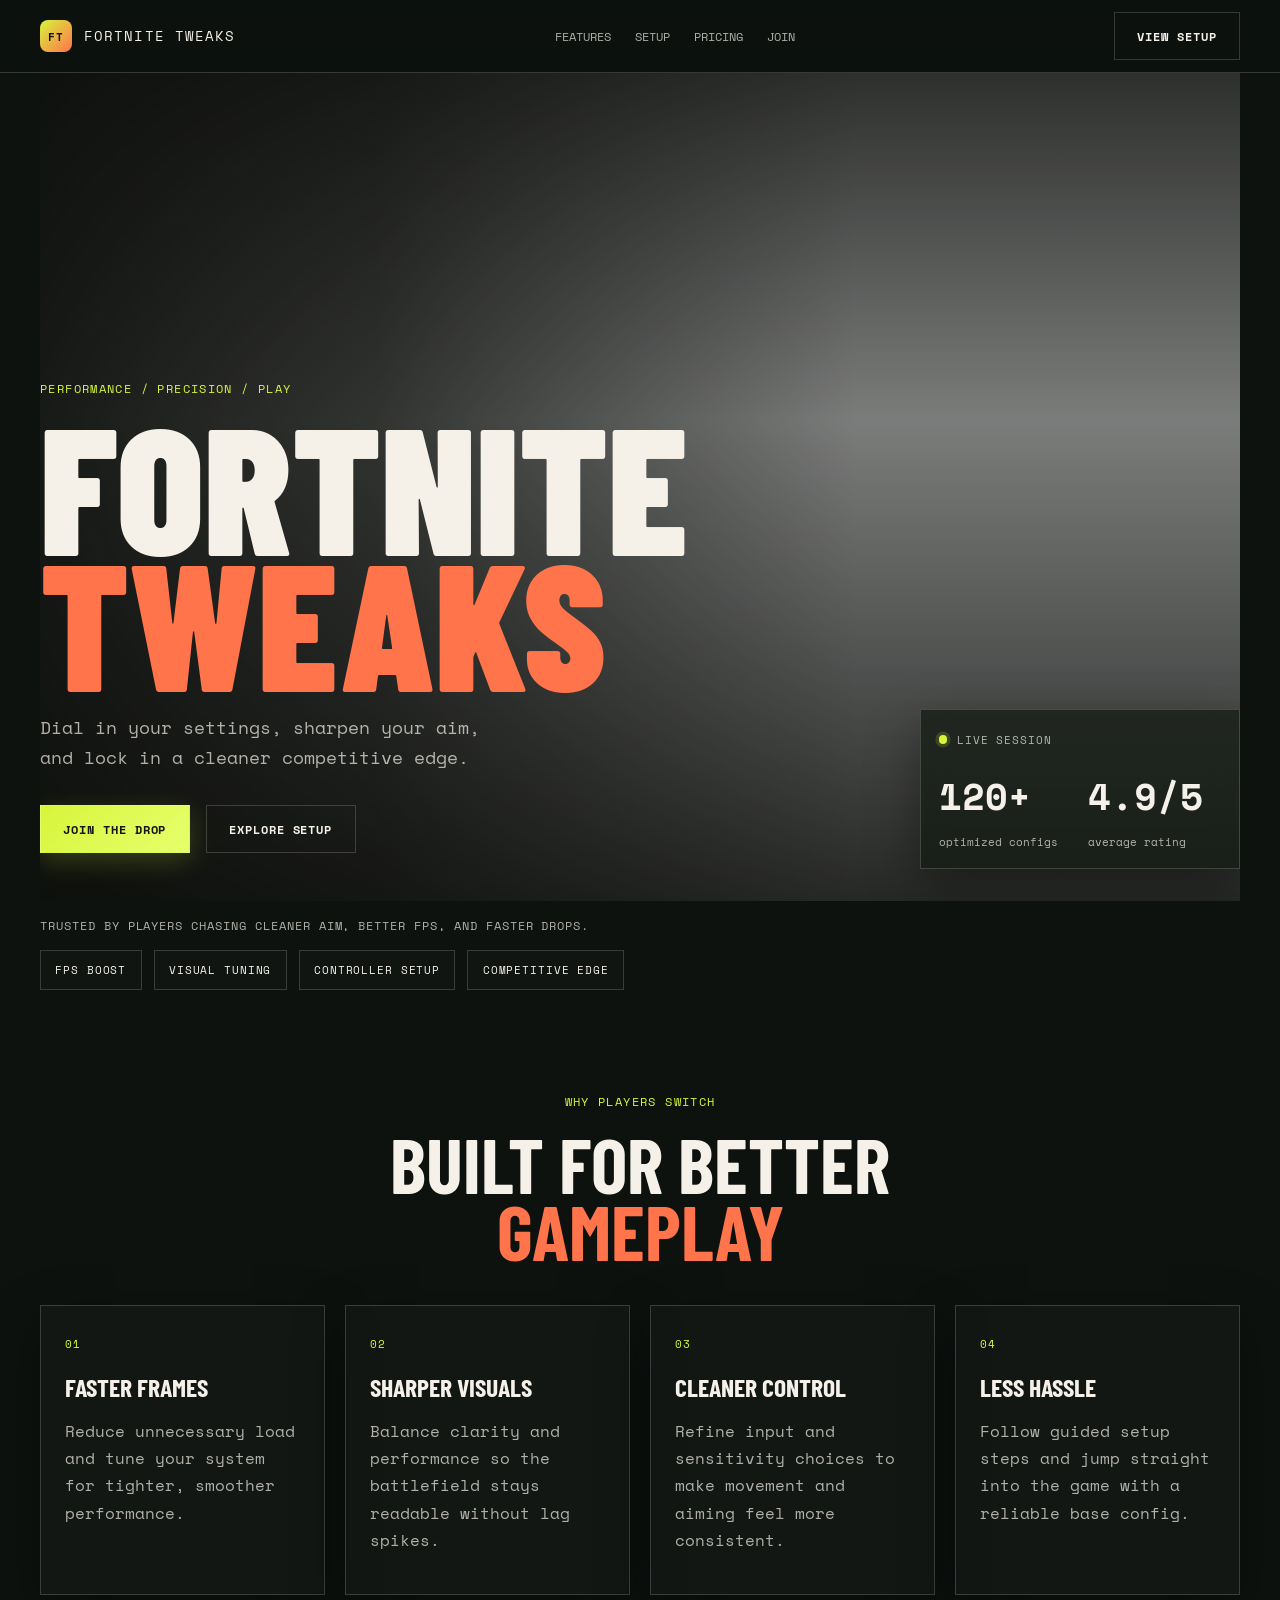
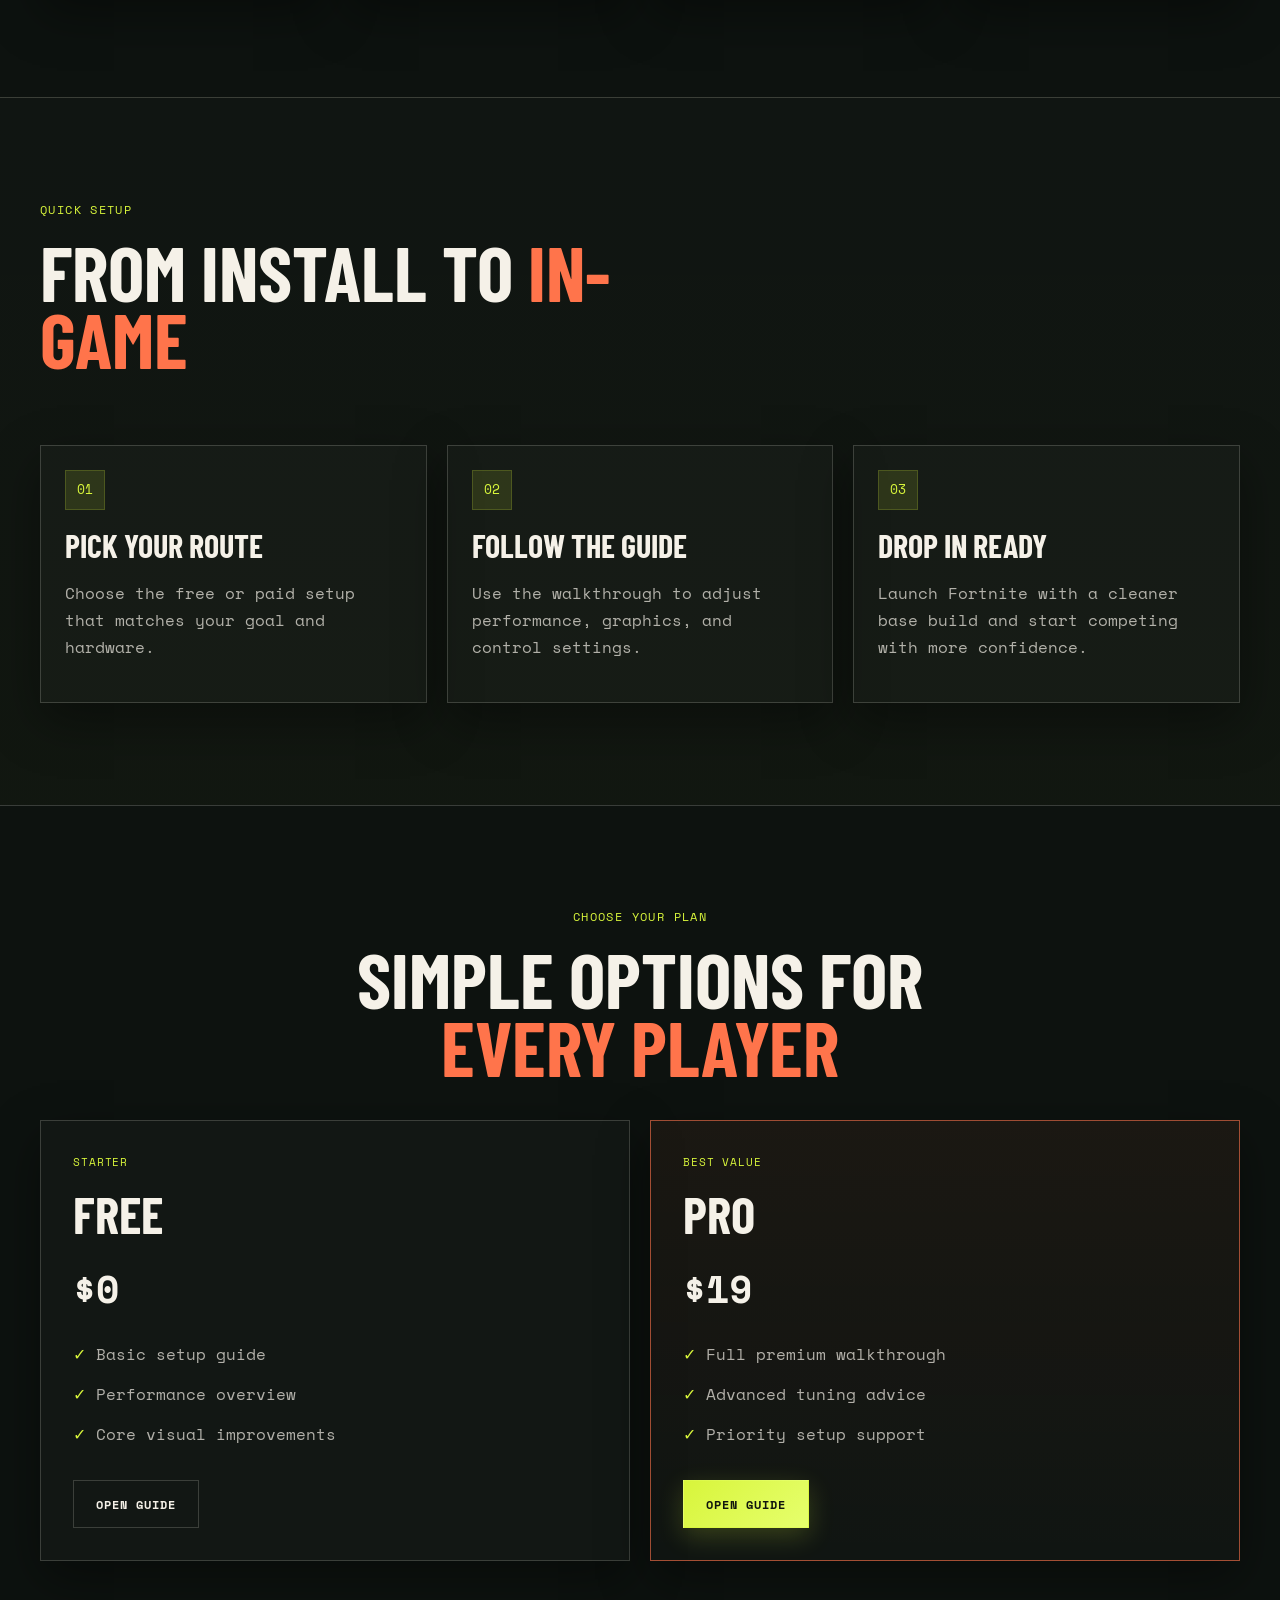
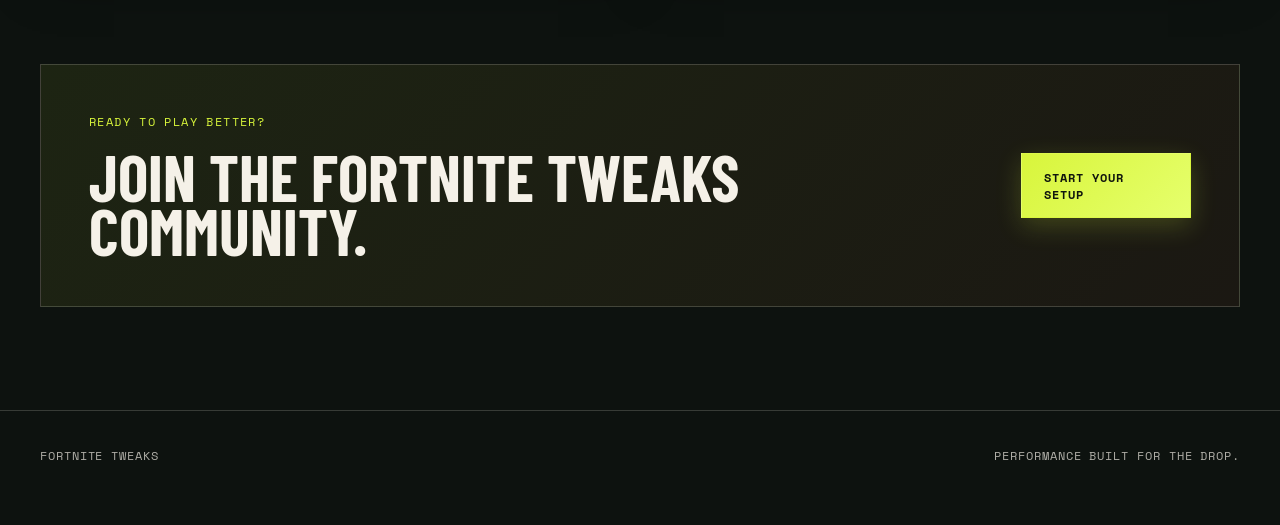
<file: index.html>
<!doctype html>
<html lang="en">
  <head>
    <meta charset="UTF-8" />
    <meta name="viewport" content="width=device-width, initial-scale=1.0" />
    <meta name="description" content="Fortnite Tweaks helps players improve FPS, visuals, and setup performance for better gameplay." />
    <title>Fortnite Tweaks | FPS Setup & Performance</title>
    <link rel="preconnect" href="https://fonts.googleapis.com" />
    <link rel="preconnect" href="https://fonts.gstatic.com" crossorigin />
    <link href="https://fonts.googleapis.com/css2?family=Barlow+Condensed:wght@500;700;800;900&family=Space+Mono:wght@400;700&display=swap" rel="stylesheet" />
    <link rel="stylesheet" href="styles.css" />
  </head>
  <body>
    <header class="topbar">
      <nav class="nav container" aria-label="Main navigation">
        <a class="brand" href="#home" aria-label="Fortnite Tweaks home">
          <span class="brand__mark">FT</span>
          Fortnite Tweaks
        </a>
        <div class="nav__links">
          <a href="#features">Features</a>
          <a href="#setup">Setup</a>
          <a href="#pricing">Pricing</a>
          <a href="#join">Join</a>
        </div>
        <a class="button button--ghost" href="tutorial.html">View setup</a>
      </nav>
    </header>

    <main id="home">
      <section class="hero container">
        <iframe
          class="hero__video"
          src="https://www.youtube-nocookie.com/embed/qmv2kClUaOY?autoplay=1&mute=1&controls=0&loop=1&playlist=qmv2kClUaOY&modestbranding=1&rel=0&playsinline=1"
          title="Fortnite background video"
          allow="autoplay; encrypted-media"
          referrerpolicy="strict-origin-when-cross-origin"
        ></iframe>
        <div class="hero__scrim" aria-hidden="true"></div>

        <div class="hero__content">
          <p class="eyebrow">Performance / Precision / Play</p>
          <h1>Fortnite<br /><span>Tweaks</span></h1>
          <p class="hero__copy">Dial in your settings, sharpen your aim, and lock in a cleaner competitive edge.</p>
          <div class="hero__actions">
            <a class="button" href="#join">Join the drop</a>
            <a class="button button--ghost" href="tutorial.html">Explore setup</a>
          </div>
        </div>

        <aside class="hero__card" aria-label="Performance stats">
          <div class="hero__card-top">
            <span class="status-dot"></span>
            <span>Live session</span>
          </div>
          <div class="hero__stats">
            <div>
              <strong>120+</strong>
              <span>optimized configs</span>
            </div>
            <div>
              <strong>4.9/5</strong>
              <span>average rating</span>
            </div>
          </div>
        </aside>
      </section>

      <section class="trust container" aria-label="Trust indicators">
        <p>Trusted by players chasing cleaner aim, better FPS, and faster drops.</p>
        <div class="trust__chips">
          <span>FPS boost</span>
          <span>Visual tuning</span>
          <span>Controller setup</span>
          <span>Competitive edge</span>
        </div>
      </section>

      <section id="features" class="section container">
        <div class="section__heading">
          <p class="eyebrow">Why players switch</p>
          <h2>Built for better <span>gameplay</span></h2>
        </div>

        <div class="feature-grid">
          <article class="feature-card">
            <span class="feature-card__index">01</span>
            <h3>Faster frames</h3>
            <p>Reduce unnecessary load and tune your system for tighter, smoother performance.</p>
          </article>
          <article class="feature-card">
            <span class="feature-card__index">02</span>
            <h3>Sharper visuals</h3>
            <p>Balance clarity and performance so the battlefield stays readable without lag spikes.</p>
          </article>
          <article class="feature-card">
            <span class="feature-card__index">03</span>
            <h3>Cleaner control</h3>
            <p>Refine input and sensitivity choices to make movement and aiming feel more consistent.</p>
          </article>
          <article class="feature-card">
            <span class="feature-card__index">04</span>
            <h3>Less hassle</h3>
            <p>Follow guided setup steps and jump straight into the game with a reliable base config.</p>
          </article>
        </div>
      </section>

      <section id="setup" class="section section--dark">
        <div class="container setup">
          <div class="section__heading section__heading--left">
            <p class="eyebrow">Quick setup</p>
            <h2>From install to <span>in-game</span></h2>
          </div>

          <div class="steps">
            <div class="step">
              <span>01</span>
              <h3>Pick your route</h3>
              <p>Choose the free or paid setup that matches your goal and hardware.</p>
            </div>
            <div class="step">
              <span>02</span>
              <h3>Follow the guide</h3>
              <p>Use the walkthrough to adjust performance, graphics, and control settings.</p>
            </div>
            <div class="step">
              <span>03</span>
              <h3>Drop in ready</h3>
              <p>Launch Fortnite with a cleaner base build and start competing with more confidence.</p>
            </div>
          </div>
        </div>
      </section>

      <section id="pricing" class="section container">
        <div class="section__heading">
          <p class="eyebrow">Choose your plan</p>
          <h2>Simple options for <span>every player</span></h2>
        </div>

        <div class="pricing-grid">
          <article class="price-card">
            <p class="price-card__label">Starter</p>
            <h3>Free</h3>
            <p class="price">$0</p>
            <ul>
              <li>Basic setup guide</li>
              <li>Performance overview</li>
              <li>Core visual improvements</li>
            </ul>
            <a class="button button--ghost" href="free.html">Open guide</a>
          </article>

          <article class="price-card price-card--featured">
            <p class="price-card__label">Best value</p>
            <h3>Pro</h3>
            <p class="price">$19</p>
            <ul>
              <li>Full premium walkthrough</li>
              <li>Advanced tuning advice</li>
              <li>Priority setup support</li>
            </ul>
            <a class="button" href="paid.html">Open guide</a>
          </article>
        </div>
      </section>

      <section id="join" class="section section--cta">
        <div class="container cta">
          <div>
            <p class="eyebrow">Ready to play better?</p>
            <h2>Join the Fortnite Tweaks community.</h2>
          </div>
          <a class="button" href="tutorial.html">Start your setup</a>
        </div>
      </section>
    </main>

    <footer class="footer">
      <div class="container footer__inner">
        <p>Fortnite Tweaks</p>
        <p>Performance built for the drop.</p>
      </div>
    </footer>
  </body>
</html>
</file>
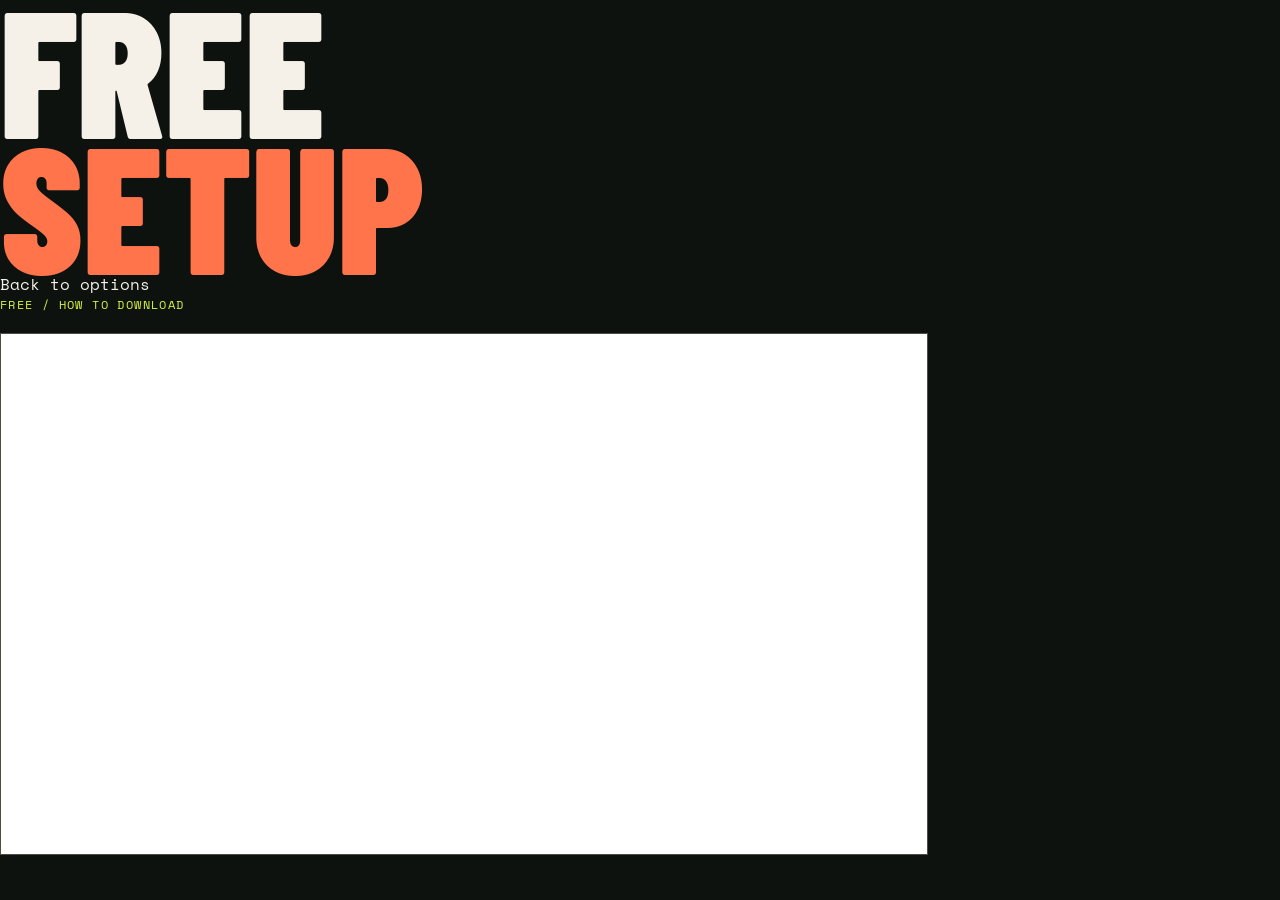
<file: free.html>
<!doctype html>
<html lang="en">
  <head>
    <meta charset="UTF-8" />
    <meta name="viewport" content="width=device-width, initial-scale=1.0" />
    <title>Free Tutorial | Fortnite Tweaks</title>
    <link rel="preconnect" href="https://fonts.googleapis.com" />
    <link rel="preconnect" href="https://fonts.gstatic.com" crossorigin />
    <link href="https://fonts.googleapis.com/css2?family=Barlow+Condensed:wght@500;700;800;900&family=Space+Mono:wght@400;700&display=swap" rel="stylesheet" />
    <link rel="stylesheet" href="styles.css" />
  </head>
  <body>
    <main class="tutorial">
      <header class="tutorial__header">
        <h1 class="tutorial__heading">Free<br /><span>Setup</span></h1>
        <a class="tutorial__back" href="tutorial.html">Back to options</a>
      </header>
      <section class="tutorial__body" aria-labelledby="tutorial-title">
        <p class="eyebrow" id="tutorial-title">Free / How to download</p>
        <iframe
          class="tutorial__video"
          src="https://www.youtube-nocookie.com/embed/YfZTPu9ZPRY?rel=0&modestbranding=1"
          title="Free app tutorial"
          allow="autoplay; encrypted-media; picture-in-picture"
          allowfullscreen
          referrerpolicy="strict-origin-when-cross-origin"
        ></iframe>
      </section>
    </main>
  </body>
</html>
</file>
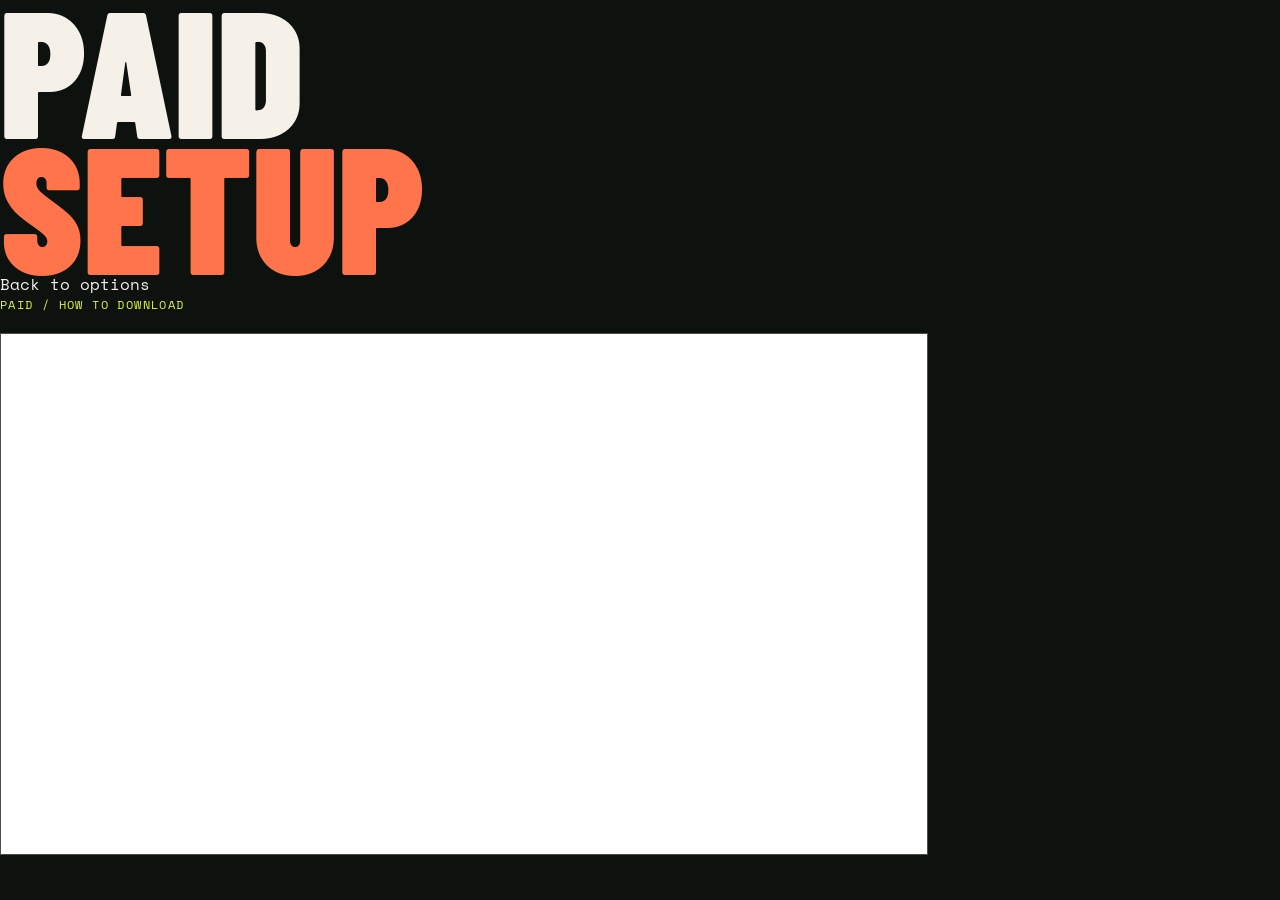
<file: paid.html>
<!doctype html>
<html lang="en">
  <head>
    <meta charset="UTF-8" />
    <meta name="viewport" content="width=device-width, initial-scale=1.0" />
    <title>Paid FPS App Tutorial | Fortnite Tweaks</title>
    <link rel="preconnect" href="https://fonts.googleapis.com" />
    <link rel="preconnect" href="https://fonts.gstatic.com" crossorigin />
    <link href="https://fonts.googleapis.com/css2?family=Barlow+Condensed:wght@500;700;800;900&family=Space+Mono:wght@400;700&display=swap" rel="stylesheet" />
    <link rel="stylesheet" href="styles.css" />
  </head>
  <body>
    <main class="tutorial">
      <header class="tutorial__header">
        <h1 class="tutorial__heading">Paid<br /><span>Setup</span></h1>
        <a class="tutorial__back" href="tutorial.html">Back to options</a>
      </header>
      <section class="tutorial__body" aria-labelledby="tutorial-title">
        <p class="eyebrow" id="tutorial-title">Paid / How to download</p>
        <iframe
          class="tutorial__video"
          src="https://www.youtube-nocookie.com/embed/1FmofvOmAJM?rel=0&modestbranding=1"
          title="Paid app tutorial"
          allow="autoplay; encrypted-media; picture-in-picture"
          allowfullscreen
          referrerpolicy="strict-origin-when-cross-origin"
        ></iframe>
      </section>
    </main>
  </body>
</html>
</file>
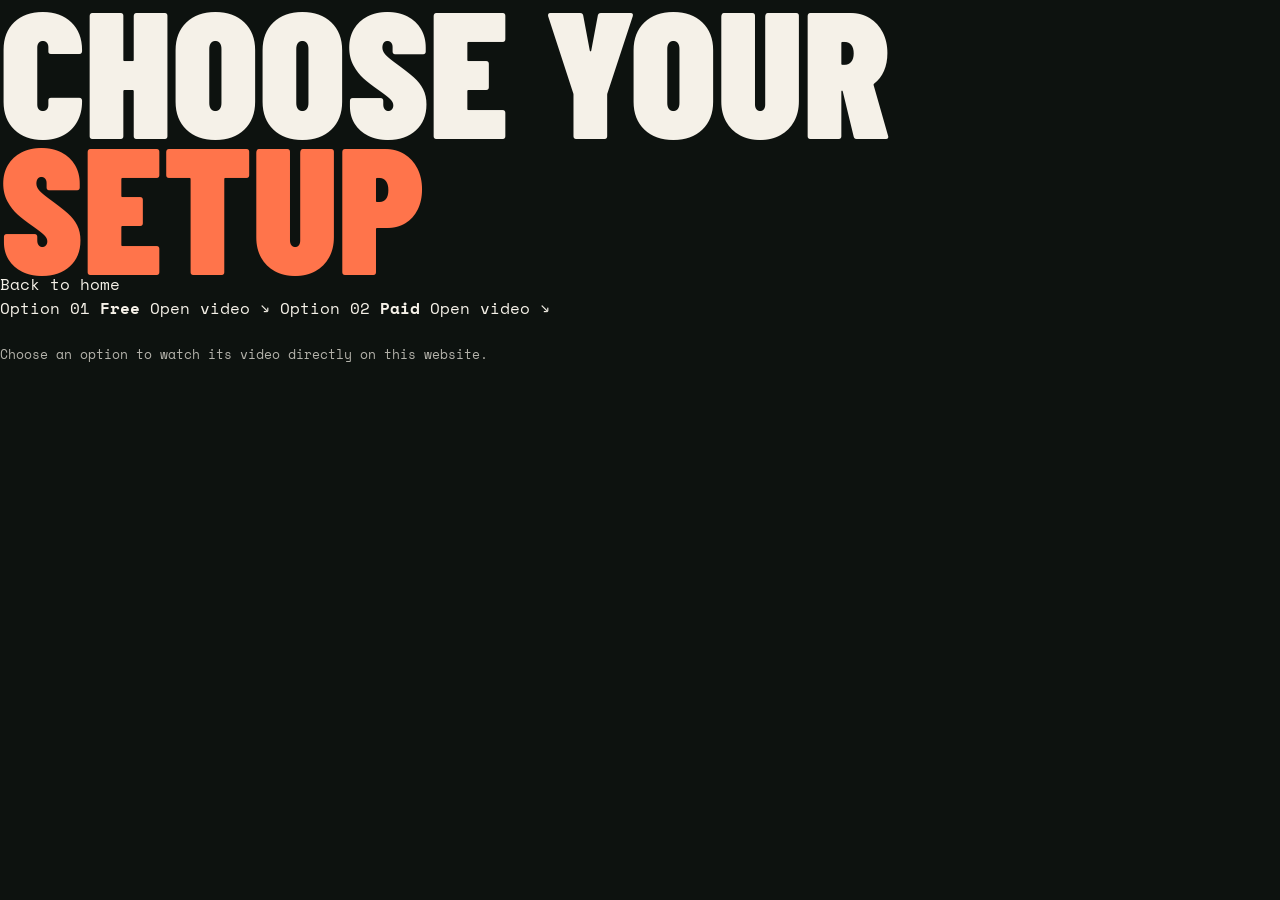
<file: tutorial.html>
<!doctype html>
<html lang="en">
  <head>
    <meta charset="UTF-8" />
    <meta name="viewport" content="width=device-width, initial-scale=1.0" />
    <title>Free FPS App Tutorial | Fortnite Tweaks</title>
    <link rel="preconnect" href="https://fonts.googleapis.com" />
    <link rel="preconnect" href="https://fonts.gstatic.com" crossorigin />
    <link href="https://fonts.googleapis.com/css2?family=Barlow+Condensed:wght@500;700;800;900&family=Space+Mono:wght@400;700&display=swap" rel="stylesheet" />
    <link rel="stylesheet" href="styles.css" />
  </head>
  <body>
    <main class="tutorial">
      <header class="tutorial__header">
        <h1 class="tutorial__heading">Choose Your<br /><span>Setup</span></h1>
        <a class="tutorial__back" href="index.html">Back to home</a>
      </header>
      <section class="tutorial__body" aria-labelledby="tutorial-title">
        <div class="tutorial__choices" aria-label="Choose an FPS app option">
          <a class="tutorial__choice tutorial__choice--free" href="free.html">
            <span class="tutorial__choice-label">Option 01</span>
            <strong>Free</strong>
            <span>Open video <span aria-hidden="true">↘</span></span>
          </a>
          <a class="tutorial__choice tutorial__choice--paid" href="paid.html">
            <span class="tutorial__choice-label">Option 02</span>
            <strong>Paid</strong>
            <span>Open video <span aria-hidden="true">↘</span></span>
          </a>
        </div>
        <p class="tutorial__note">Choose an option to watch its video directly on this website.</p>
      </section>
    </main>
  </body>
</html>
</file>
<file: styles.css>
:root {
  color-scheme: dark;
  --bg: #0d120f;
  --panel: #121912;
  --panel-strong: #181f18;
  --card: rgba(18, 25, 18, 0.8);
  --ink: #f5f1e8;
  --muted: rgba(245, 241, 232, 0.7);
  --acid: #d8f53b;
  --orange: #ff744b;
  --line: rgba(245, 241, 232, 0.18);
  --shadow: 0 18px 48px rgba(0, 0, 0, 0.38);
}

* {
  box-sizing: border-box;
}

html {
  scroll-behavior: smooth;
}

body {
  margin: 0;
  min-height: 100vh;
  background: var(--bg);
  color: var(--ink);
  font-family: "Space Mono", monospace;
}

a {
  color: inherit;
  text-decoration: none;
}

img,
iframe {
  max-width: 100%;
  display: block;
}

.container {
  width: min(1200px, calc(100% - 2rem));
  margin: 0 auto;
}

.topbar {
  position: sticky;
  top: 0;
  z-index: 20;
  background: rgba(13, 18, 15, 0.76);
  backdrop-filter: blur(12px);
  border-bottom: 1px solid var(--line);
}

.nav {
  display: flex;
  align-items: center;
  justify-content: space-between;
  gap: 1rem;
  min-height: 72px;
}

.brand {
  display: inline-flex;
  align-items: center;
  gap: 0.75rem;
  font-size: 0.85rem;
  letter-spacing: 0.08em;
  text-transform: uppercase;
}

.brand__mark {
  display: grid;
  place-items: center;
  width: 2rem;
  height: 2rem;
  border-radius: 0.5rem;
  color: var(--bg);
  background: linear-gradient(135deg, var(--acid), var(--orange));
  font-weight: 700;
  font-size: 0.7rem;
}

.nav__links {
  display: flex;
  align-items: center;
  gap: 1.5rem;
  color: var(--muted);
  font-size: 0.72rem;
  text-transform: uppercase;
}

.nav__links a {
  transition: color 180ms ease;
}

.nav__links a:hover,
.nav__links a:focus-visible {
  color: var(--acid);
}

.button {
  display: inline-flex;
  align-items: center;
  justify-content: center;
  padding: 0.9rem 1.4rem;
  border: 1px solid transparent;
  background: linear-gradient(135deg, var(--acid), #e6ff6d);
  color: #10150d;
  font-size: 0.72rem;
  font-weight: 700;
  letter-spacing: 0.08em;
  text-transform: uppercase;
  transition: transform 180ms ease, box-shadow 180ms ease, border-color 180ms ease;
  box-shadow: 0 8px 26px rgba(216, 245, 59, 0.2);
}

.button:hover,
.button:focus-visible {
  transform: translateY(-2px);
}

.button--ghost {
  background: transparent;
  border-color: var(--line);
  color: var(--ink);
  box-shadow: none;
}

.hero {
  position: relative;
  display: grid;
  align-items: end;
  min-height: calc(100vh - 72px);
  padding: clamp(2rem, 6vw, 5.5rem) 0 3rem;
  overflow: hidden;
  isolation: isolate;
}

.hero__video,
.hero__scrim {
  position: absolute;
  inset: 0;
  width: 100%;
  height: 100%;
}

.hero__video {
  z-index: -2;
  border: 0;
  background: #20261d;
  min-width: 100%;
  min-height: 100%;
  pointer-events: none;
  opacity: 0.72;
}

.hero__scrim {
  z-index: -1;
  background:
    linear-gradient(90deg, rgba(10, 12, 9, 0.9) 0%, rgba(10, 12, 9, 0.72) 28%, rgba(10, 12, 9, 0.2) 68%),
    linear-gradient(0deg, rgba(10, 12, 9, 0.8) 0%, rgba(10, 12, 9, 0.2) 58%, rgba(10, 12, 9, 0.75) 100%);
}

.hero__content {
  position: relative;
  z-index: 1;
  max-width: 42rem;
  animation: rise-in 800ms cubic-bezier(0.2, 0.8, 0.2, 1) both;
}

.eyebrow {
  margin: 0 0 1.25rem;
  color: var(--acid);
  font-size: 0.72rem;
  letter-spacing: 0.12em;
  text-transform: uppercase;
}

h1,
h2,
h3 {
  margin: 0;
  font-family: "Barlow Condensed", sans-serif;
  letter-spacing: 0;
  text-transform: uppercase;
}

h1 {
  font-size: clamp(4.8rem, 14vw, 12rem);
  line-height: 0.76;
  font-weight: 900;
}

h1 span,
.section__heading h2 span {
  color: var(--orange);
}

.hero__copy {
  max-width: 30rem;
  margin: 1.5rem 0 2rem;
  color: var(--muted);
  font-size: clamp(0.9rem, 1.5vw, 1.1rem);
  line-height: 1.7;
}

.hero__actions {
  display: flex;
  flex-wrap: wrap;
  gap: 1rem;
}

.hero__card {
  position: absolute;
  right: 0;
  bottom: 2rem;
  width: min(20rem, 100%);
  background: rgba(18, 25, 18, 0.72);
  border: 1px solid var(--line);
  backdrop-filter: blur(12px);
  box-shadow: var(--shadow);
  padding: 1rem 1.1rem;
}

.hero__card-top {
  display: inline-flex;
  align-items: center;
  gap: 0.6rem;
  color: var(--muted);
  font-size: 0.7rem;
  letter-spacing: 0.08em;
  text-transform: uppercase;
}

.status-dot {
  display: inline-block;
  width: 0.55rem;
  height: 0.55rem;
  border-radius: 50%;
  background: var(--acid);
  box-shadow: 0 0 0 0.22rem rgba(216, 245, 59, 0.16);
}

.hero__stats {
  display: grid;
  grid-template-columns: repeat(2, minmax(0, 1fr));
  gap: 1rem;
  margin-top: 1.2rem;
}

.hero__stats strong {
  display: block;
  margin-bottom: 0.3rem;
  font-size: clamp(1.6rem, 4vw, 2.3rem);
  color: var(--ink);
}

.hero__stats span {
  color: var(--muted);
  font-size: 0.7rem;
  line-height: 1.5;
}

.trust {
  padding: 1rem 0 0;
}

.trust p {
  margin: 0;
  color: var(--muted);
  font-size: 0.75rem;
  letter-spacing: 0.08em;
  text-transform: uppercase;
}

.trust__chips {
  display: flex;
  flex-wrap: wrap;
  gap: 0.75rem;
  margin-top: 1rem;
}

.trust__chips span {
  display: inline-flex;
  align-items: center;
  padding: 0.7rem 0.9rem;
  border: 1px solid var(--line);
  background: rgba(255, 255, 255, 0.01);
  color: var(--ink);
  font-size: 0.68rem;
  letter-spacing: 0.08em;
  text-transform: uppercase;
}

.section {
  padding: clamp(4rem, 8vw, 7rem) 0;
}

.section--dark {
  background: linear-gradient(180deg, rgba(255, 255, 255, 0.01), rgba(216, 245, 59, 0.02));
  border-top: 1px solid var(--line);
  border-bottom: 1px solid var(--line);
}

.section__heading {
  margin: 0 auto 2.5rem;
  max-width: 42rem;
  text-align: center;
}

.section__heading--left {
  margin-left: 0;
  text-align: left;
}

.section__heading h2 {
  font-size: clamp(2.5rem, 6vw, 5rem);
  line-height: 0.88;
}

.feature-grid,
.pricing-grid {
  display: grid;
  grid-template-columns: repeat(4, minmax(0, 1fr));
  gap: 1.25rem;
}

.feature-card,
.price-card,
.step {
  background: rgba(255, 255, 255, 0.02);
  border: 1px solid var(--line);
  box-shadow: var(--shadow);
}

.feature-card {
  padding: 1.5rem;
}

.feature-card__index {
  display: inline-block;
  margin-bottom: 1.2rem;
  color: var(--acid);
  font-size: 0.7rem;
  letter-spacing: 0.08em;
}

.feature-card h3 {
  font-size: clamp(1.6rem, 2vw, 2.25rem);
  margin-bottom: 0.8rem;
}

.feature-card p,
.step p,
.price-card li,
.footer__inner {
  color: var(--muted);
  line-height: 1.7;
}

.setup {
  display: grid;
  gap: 2rem;
}

.steps {
  display: grid;
  grid-template-columns: repeat(3, minmax(0, 1fr));
  gap: 1.25rem;
}

.step {
  padding: 1.5rem;
}

.step span {
  display: inline-flex;
  align-items: center;
  justify-content: center;
  width: 2.5rem;
  height: 2.5rem;
  margin-bottom: 1rem;
  background: rgba(216, 245, 59, 0.12);
  color: var(--acid);
  border: 1px solid rgba(216, 245, 59, 0.18);
  font-size: 0.8rem;
}

.step h3 {
  font-size: 2rem;
  margin-bottom: 0.8rem;
}

.pricing-grid {
  grid-template-columns: repeat(2, minmax(0, 1fr));
}

.price-card {
  padding: 2rem;
}

.price-card--featured {
  border-color: rgba(255, 116, 75, 0.6);
  background: linear-gradient(180deg, rgba(255, 116, 75, 0.06), rgba(255, 255, 255, 0.01));
}

.price-card__label {
  margin: 0 0 0.8rem;
  color: var(--acid);
  font-size: 0.7rem;
  letter-spacing: 0.08em;
  text-transform: uppercase;
}

.price-card h3 {
  font-size: clamp(2.2rem, 4vw, 3.5rem);
}

.price {
  margin: 1rem 0;
  font-size: clamp(2rem, 3vw, 3rem);
  font-weight: 700;
  color: var(--ink);
}

.price-card ul {
  list-style: none;
  margin: 1.5rem 0 2rem;
  padding: 0;
  display: grid;
  gap: 0.8rem;
}

.price-card li::before {
  content: "✓";
  margin-right: 0.65rem;
  color: var(--acid);
}

.section--cta {
  padding-top: 0;
}

.cta {
  display: flex;
  align-items: center;
  justify-content: space-between;
  gap: 1rem;
  border: 1px solid var(--line);
  background: linear-gradient(135deg, rgba(216, 245, 59, 0.08), rgba(255, 116, 75, 0.06));
  padding: clamp(1.5rem, 4vw, 3rem);
}

.cta h2 {
  font-size: clamp(2.2rem, 5vw, 4rem);
  line-height: 0.85;
}

.footer {
  padding: 1.5rem 0 3rem;
  border-top: 1px solid var(--line);
}

.footer__inner {
  display: flex;
  justify-content: space-between;
  gap: 1rem;
  font-size: 0.72rem;
  letter-spacing: 0.08em;
  text-transform: uppercase;
}

@keyframes rise-in {
  from {
    opacity: 0;
    transform: translateY(1.25rem);
  }
  to {
    opacity: 1;
    transform: translateY(0);
  }
}

@media (max-width: 900px) {
  .feature-grid {
    grid-template-columns: repeat(2, minmax(0, 1fr));
  }

  .steps,
  .pricing-grid {
    grid-template-columns: 1fr;
  }

  .hero {
    min-height: auto;
    padding-bottom: 4rem;
  }

  .hero__card {
    position: relative;
    margin-top: 2rem;
    right: auto;
    bottom: auto;
  }
}

@media (max-width: 700px) {
  .nav {
    flex-wrap: wrap;
    justify-content: center;
    padding: 1rem 0;
  }

  .nav__links {
    width: 100%;
    justify-content: center;
    flex-wrap: wrap;
  }

  .feature-grid {
    grid-template-columns: 1fr;
  }

  .cta,
  .footer__inner {
    flex-direction: column;
    align-items: flex-start;
  }
}

@media (prefers-reduced-motion: reduce) {
  html {
    scroll-behavior: auto;
  }

  .hero__content {
    animation: none;
  }

  .button,
  .nav__links a {
    transition: none;
  }
}

.tutorial__panel h2 {
  font-family: "Barlow Condensed", sans-serif;
  font-size: clamp(3rem, 8vw, 7rem);
  line-height: 0.85;
  margin: 0;
  text-transform: uppercase;
}

.tutorial__video {
  aspect-ratio: 16 / 9;
  background: #25291e;
  border: 1px solid var(--line);
  display: block;
  width: min(100%, 58rem);
}

.tutorial__note {
  color: rgba(245, 241, 232, 0.72);
  font-size: 0.8rem;
  line-height: 1.7;
  margin: 1.5rem 0;
  max-width: 38rem;
}

.tutorial__button {
  border-bottom: 1px solid var(--acid);
  color: var(--ink);
  display: inline-block;
  font-size: 0.75rem;
  padding-bottom: 0.7rem;
  text-decoration: none;
  text-transform: uppercase;
}

.tutorial__button:hover {
  color: var(--acid);
}

@media (max-width: 600px) {
  .tutorial__header {
    align-items: start;
    flex-direction: column-reverse;
  }

  .tutorial__choices {
    grid-template-columns: 1fr;
    margin-bottom: 3rem;
  }
}
</file>
